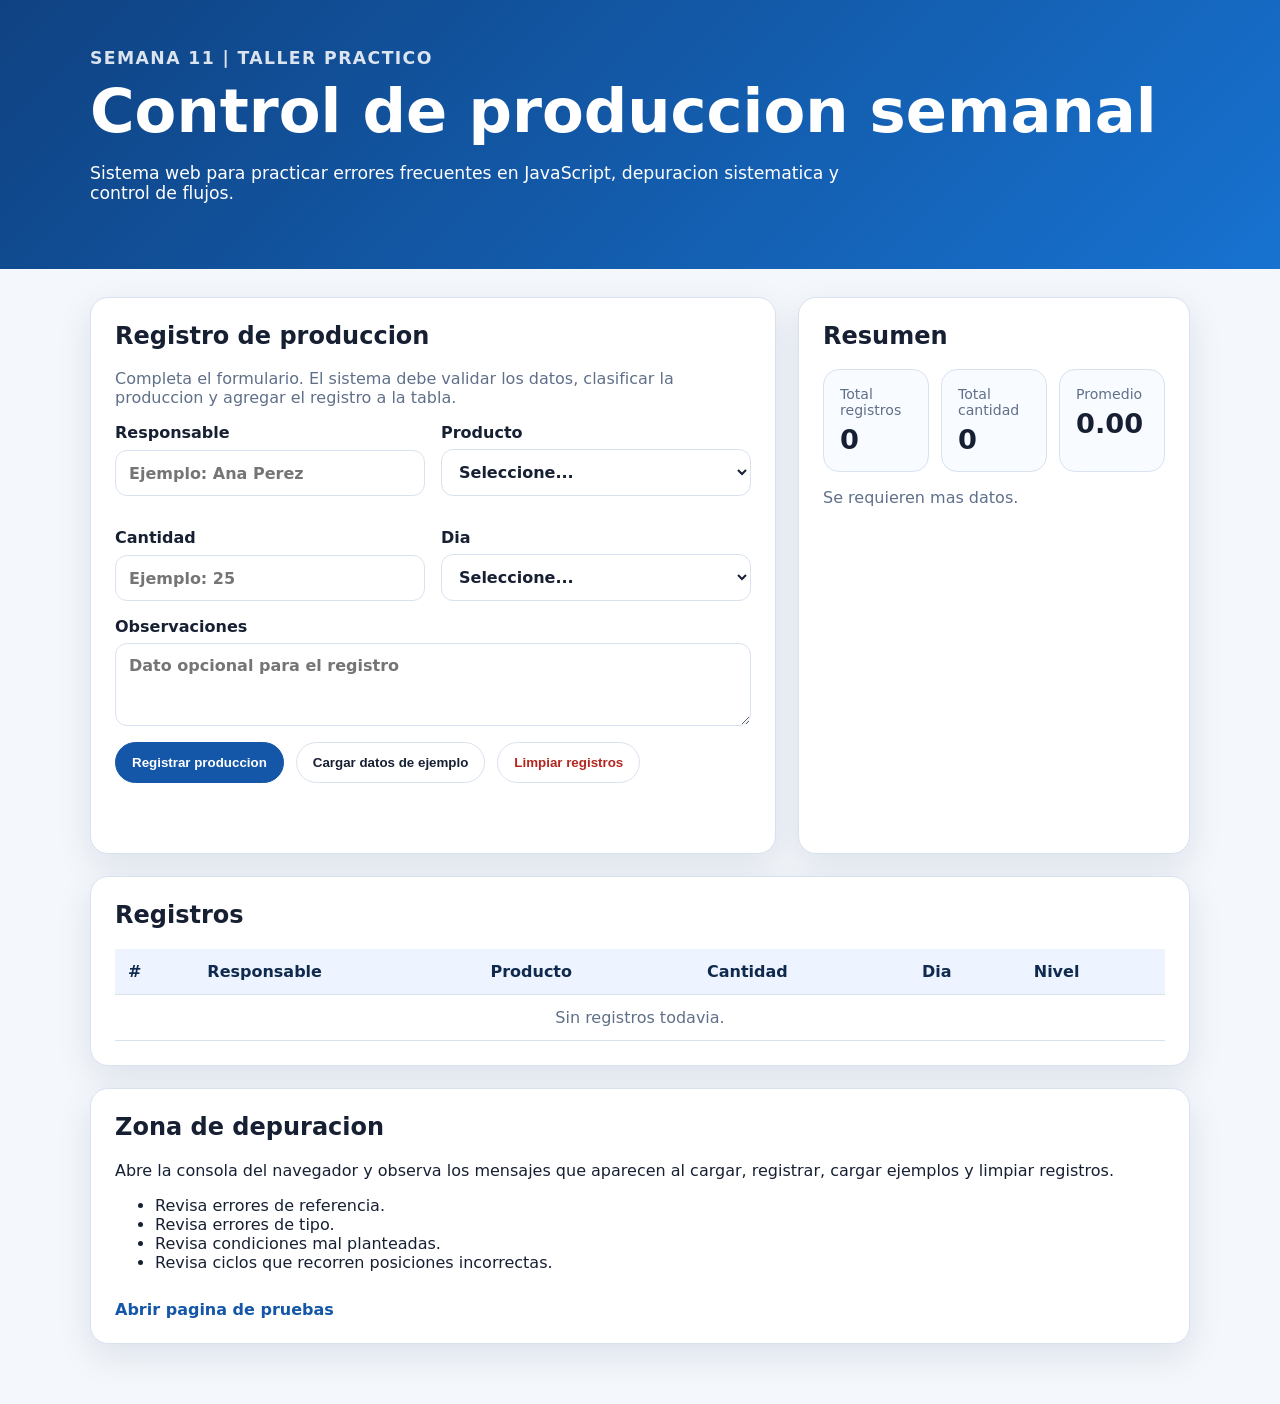
<file: index.html>
<!DOCTYPE html>
<html lang="es">
<head>
  <meta charset="UTF-8" />
  <meta name="viewport" content="width=device-width, initial-scale=1.0" />
  <title>Semana 11 - Taller practico JS</title>
  <link rel="stylesheet" href="css/styles.css" />
  <script defer src="js/app.js"></script>
</head>
<body>
  <header class="hero">
    <div class="hero__content">
      <p class="eyebrow">Semana 11 | Taller practico</p>
      <h1>Control de produccion semanal</h1>
      <p>
        Sistema web para practicar errores frecuentes en JavaScript,
        depuracion sistematica y control de flujos.
      </p>
    </div>
  </header>

  <main class="layout">
    <section class="card">
      <h2>Registro de produccion</h2>
      <p class="muted">
        Completa el formulario. El sistema debe validar los datos,
        clasificar la produccion y agregar el registro a la tabla.
      </p>

      <form id="formProduccion" novalidate>
        <div class="grid-form">
          <label>
            Responsable
            <input id="responsable" name="responsable" type="text" placeholder="Ejemplo: Ana Perez" />
          </label>

          <label>
            Producto
            <select id="producto" name="producto">
              <option value="">Seleccione...</option>
              <option value="leche">Leche</option>
              <option value="maiz">Maiz</option>
              <option value="cafe">Cafe</option>
              <option value="huevos">Huevos</option>
            </select>
          </label>

          <label>
            Cantidad
            <input id="cantidad" name="cantidad" type="number" min="0" step="0.1" placeholder="Ejemplo: 25" />
          </label>

          <label>
            Dia
            <select id="dia" name="dia">
              <option value="">Seleccione...</option>
              <option value="lunes">Lunes</option>
              <option value="martes">Martes</option>
              <option value="miercoles">Miercoles</option>
              <option value="jueves">Jueves</option>
              <option value="viernes">Viernes</option>
              <option value="sabado">Sabado</option>
              <option value="domingo">Domingo</option>
            </select>
          </label>
        </div>

        <label>
          Observaciones
          <textarea id="observaciones" name="observaciones" rows="3" placeholder="Dato opcional para el registro"></textarea>
        </label>

        <div class="actions">
          <button class="btn btn-primary" type="submit">Registrar produccion</button>
          <button class="btn" id="btnEjemplo" type="button">Cargar datos de ejemplo</button>
          <button class="btn btn-danger" id="btnLimpiar" type="button">Limpiar registros</button>
        </div>
      </form>

      <div id="mensajes" class="message" aria-live="polite"></div>
    </section>

    <section class="card">
      <h2>Resumen</h2>
      <div class="summary-grid">
        <article class="summary-item">
          <span>Total registros</span>
          <strong id="totalRegistros">0</strong>
        </article>
        <article class="summary-item">
          <span>Total cantidad</span>
          <strong id="totalCantidad">0</strong>
        </article>
        <article class="summary-item">
          <span>Promedio</span>
          <strong id="promedioCantidad">0</strong>
        </article>
      </div>
      <p id="alertaResumen" class="muted">Aun no hay datos para analizar.</p>
    </section>

    <section class="card table-card">
      <h2>Registros</h2>
      <div class="table-wrap">
        <table>
          <thead>
            <tr>
              <th>#</th>
              <th>Responsable</th>
              <th>Producto</th>
              <th>Cantidad</th>
              <th>Dia</th>
              <th>Nivel</th>
            </tr>
          </thead>
          <tbody id="cuerpoTabla">
            <tr>
              <td colspan="6" class="empty">Sin registros todavia.</td>
            </tr>
          </tbody>
        </table>
      </div>
    </section>

    <section class="card help-card">
      <h2>Zona de depuracion</h2>
      <p>
        Abre la consola del navegador y observa los mensajes que aparecen al cargar,
        registrar, cargar ejemplos y limpiar registros.
      </p>
      <ul>
        <li>Revisa errores de referencia.</li>
        <li>Revisa errores de tipo.</li>
        <li>Revisa condiciones mal planteadas.</li>
        <li>Revisa ciclos que recorren posiciones incorrectas.</li>
      </ul>
      <a class="link" href="tests.html">Abrir pagina de pruebas</a>
    </section>
  </main>
</body>
</html>
</file>
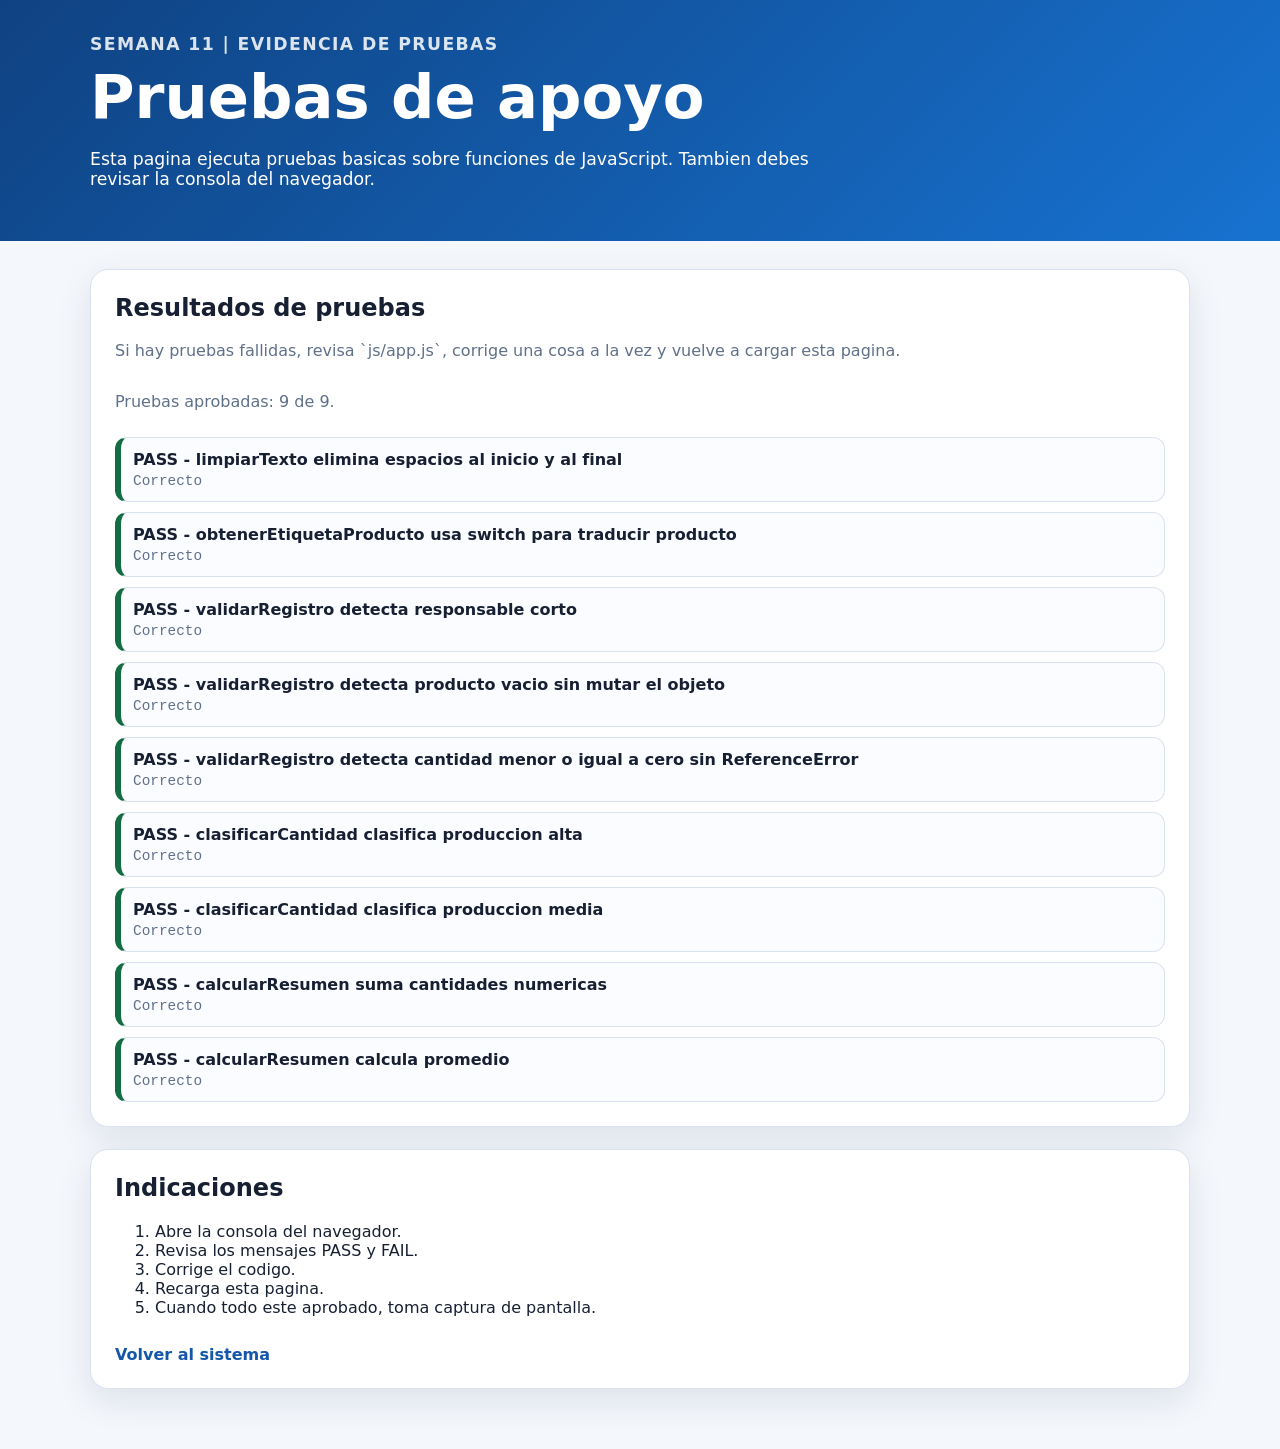
<file: tests.html>
<!DOCTYPE html>
<html lang="es">
<head>
  <meta charset="UTF-8" />
  <meta name="viewport" content="width=device-width, initial-scale=1.0" />
  <title>Pruebas - Semana 11</title>
  <link rel="stylesheet" href="css/styles.css" />
  <script defer src="js/app.js"></script>
  <script defer src="js/tests.js"></script>
</head>
<body>
  <header class="hero hero-small">
    <div class="hero__content">
      <p class="eyebrow">Semana 11 | Evidencia de pruebas</p>
      <h1>Pruebas de apoyo</h1>
      <p>
        Esta pagina ejecuta pruebas basicas sobre funciones de JavaScript.
        Tambien debes revisar la consola del navegador.
      </p>
    </div>
  </header>

  <main class="layout single">
    <section class="card">
      <h2>Resultados de pruebas</h2>
      <p class="muted">
        Si hay pruebas fallidas, revisa `js/app.js`, corrige una cosa a la vez
        y vuelve a cargar esta pagina.
      </p>
      <div id="resultadosTests" class="test-results"></div>
    </section>

    <section class="card">
      <h2>Indicaciones</h2>
      <ol>
        <li>Abre la consola del navegador.</li>
        <li>Revisa los mensajes PASS y FAIL.</li>
        <li>Corrige el codigo.</li>
        <li>Recarga esta pagina.</li>
        <li>Cuando todo este aprobado, toma captura de pantalla.</li>
      </ol>
      <a class="link" href="index.html">Volver al sistema</a>
    </section>
  </main>
</body>
</html>
</file>
<file: css/styles.css>
:root {
  --bg: #f4f7fb;
  --panel: #ffffff;
  --text: #172033;
  --muted: #607089;
  --line: #d9e2ef;
  --primary: #1457a8;
  --primary-dark: #0f4282;
  --danger: #b3261e;
  --ok: #146c43;
  --warning: #8a5a00;
  --shadow: 0 12px 35px rgba(20, 44, 84, 0.10);
  --radius: 18px;
}

* {
  box-sizing: border-box;
}

body {
  margin: 0;
  font-family: system-ui, -apple-system, BlinkMacSystemFont, "Segoe UI", sans-serif;
  background: var(--bg);
  color: var(--text);
}

.hero {
  background: linear-gradient(135deg, #0f4282, #1772d0);
  color: white;
  padding: 48px 24px;
}

.hero-small {
  padding: 34px 24px;
}

.hero__content {
  max-width: 1100px;
  margin: 0 auto;
}

.eyebrow {
  margin: 0 0 8px;
  text-transform: uppercase;
  letter-spacing: 0.08em;
  font-weight: 700;
  opacity: 0.85;
}

h1, h2 {
  margin-top: 0;
}

.hero h1 {
  font-size: clamp(2rem, 5vw, 3.8rem);
  margin-bottom: 12px;
}

.hero p {
  max-width: 760px;
  font-size: 1.08rem;
}

.layout {
  width: min(1100px, calc(100% - 32px));
  margin: 28px auto 60px;
  display: grid;
  grid-template-columns: 1.4fr 0.8fr;
  gap: 22px;
}

.layout.single {
  grid-template-columns: 1fr;
}

.card {
  background: var(--panel);
  border: 1px solid var(--line);
  border-radius: var(--radius);
  box-shadow: var(--shadow);
  padding: 24px;
}

.table-card,
.help-card {
  grid-column: 1 / -1;
}

.muted {
  color: var(--muted);
}

.grid-form {
  display: grid;
  grid-template-columns: repeat(2, minmax(0, 1fr));
  gap: 16px;
}

label {
  display: grid;
  gap: 7px;
  font-weight: 700;
  margin-bottom: 16px;
}

input,
select,
textarea {
  width: 100%;
  border: 1px solid var(--line);
  border-radius: 12px;
  padding: 12px 13px;
  font: inherit;
  color: var(--text);
  background: white;
}

input:focus,
select:focus,
textarea:focus {
  outline: 3px solid rgba(20, 87, 168, 0.18);
  border-color: var(--primary);
}

.actions {
  display: flex;
  flex-wrap: wrap;
  gap: 12px;
  margin-top: 4px;
}

.btn {
  border: 1px solid var(--line);
  background: white;
  color: var(--text);
  padding: 12px 16px;
  border-radius: 999px;
  font-weight: 800;
  cursor: pointer;
}

.btn:hover {
  transform: translateY(-1px);
}

.btn-primary {
  background: var(--primary);
  color: white;
  border-color: var(--primary);
}

.btn-primary:hover {
  background: var(--primary-dark);
}

.btn-danger {
  color: var(--danger);
}

.message {
  min-height: 28px;
  margin-top: 18px;
  font-weight: 700;
}

.message.ok {
  color: var(--ok);
}

.message.error {
  color: var(--danger);
}

.summary-grid {
  display: grid;
  grid-template-columns: repeat(3, minmax(0, 1fr));
  gap: 12px;
}

.summary-item {
  border: 1px solid var(--line);
  border-radius: 16px;
  padding: 16px;
  background: #f8fbff;
}

.summary-item span {
  display: block;
  color: var(--muted);
  font-size: 0.88rem;
}

.summary-item strong {
  display: block;
  font-size: 1.7rem;
  margin-top: 6px;
}

.table-wrap {
  overflow-x: auto;
}

table {
  width: 100%;
  border-collapse: collapse;
}

th,
td {
  padding: 13px;
  text-align: left;
  border-bottom: 1px solid var(--line);
}

th {
  background: #edf4ff;
  color: #102a4d;
}

.empty {
  text-align: center;
  color: var(--muted);
}

.link {
  display: inline-flex;
  margin-top: 12px;
  color: var(--primary);
  font-weight: 800;
  text-decoration: none;
}

.link:hover {
  text-decoration: underline;
}

.test-results {
  display: grid;
  gap: 10px;
}

.test-item {
  border: 1px solid var(--line);
  border-left-width: 6px;
  border-radius: 12px;
  padding: 12px;
  background: #fbfcff;
}

.test-pass {
  border-left-color: var(--ok);
}

.test-fail {
  border-left-color: var(--danger);
}

.test-name {
  font-weight: 800;
}

.test-detail {
  color: var(--muted);
  margin-top: 4px;
  font-family: ui-monospace, SFMono-Regular, Consolas, monospace;
  font-size: 0.9rem;
}

@media (max-width: 820px) {
  .layout,
  .grid-form,
  .summary-grid {
    grid-template-columns: 1fr;
  }
}
</file>
